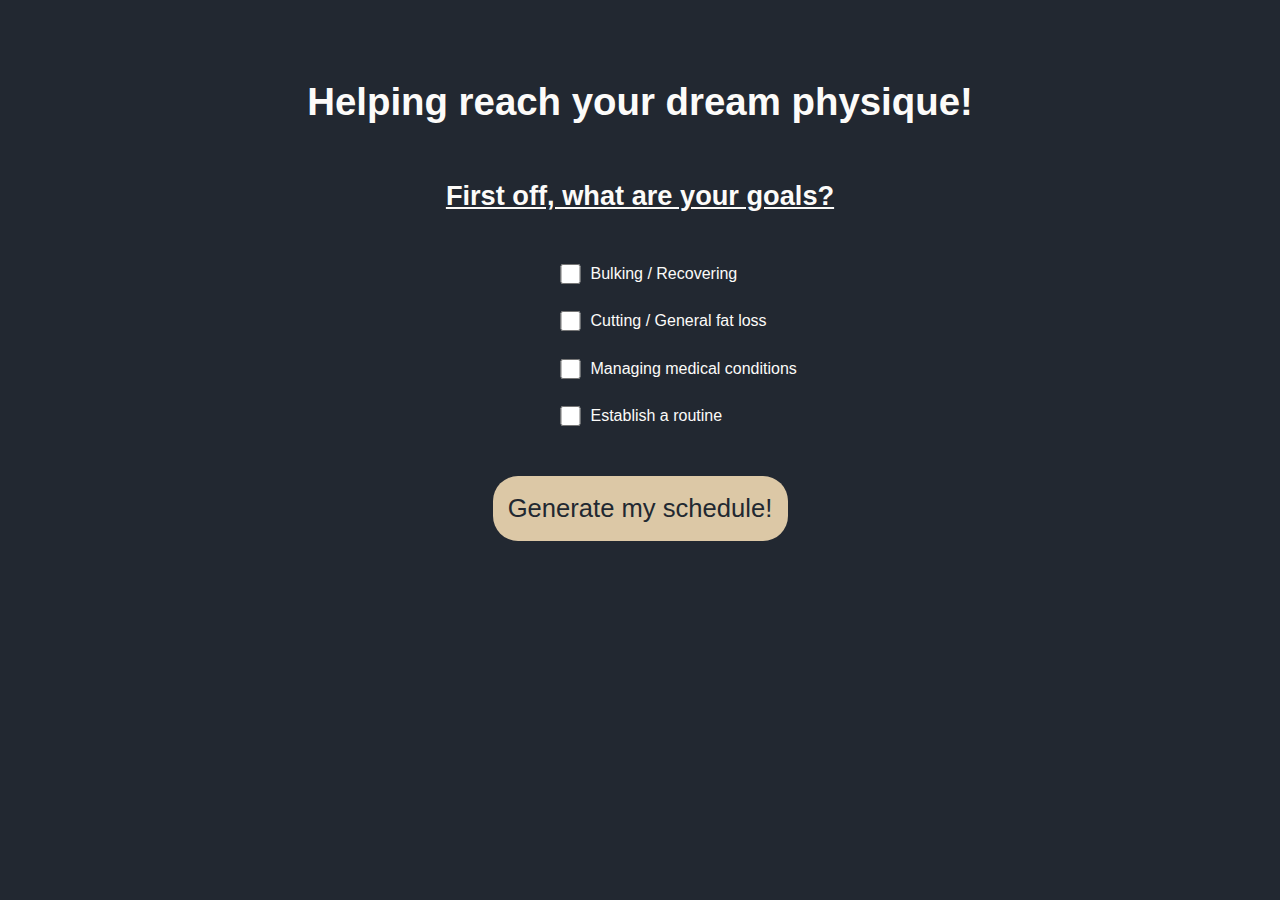
<file: onboarding/index.html>
<!DOCTYPE html>
<html lang="en">
<head>
    <meta charset="UTF-8">
    <meta name="viewport" content="width=device-width, initial-scale=1.0">
    <link rel="stylesheet" href="style.css">
    <title>Eater | Reminder to Eat</title>
</head>
<body>
    <section class="main">
        <h1 class="help">Helping reach your dream physique!</h1>
        <h2 class="goal">First off, what are your goals?</h2>
        <div class="checklist">
            <div class="check-option">
                <input type="checkbox" id="gain-weight" name="gain-weight">
                <label for="gain-weight">Bulking / Recovering</label>
            </div>
            <div class="check-option">
                <input type="checkbox" id="lose-weight" name="lose-weight">
                <label for="lose-weight">Cutting / General fat loss</label>
            </div>
            <div class="check-option">
                <input type="checkbox" id="medical" name="medical">
                <label for="medical">Managing medical conditions</label>
            </div>
            <div class="check-option">
                <input type="checkbox" id="consistency" name="consistency">
                <label for="consistency">Establish a routine</label>
            </div>
        </div>
        <button id="next-page" class="next-page">Generate my schedule!</button>
    </section>      
</body>
</html>
</file>
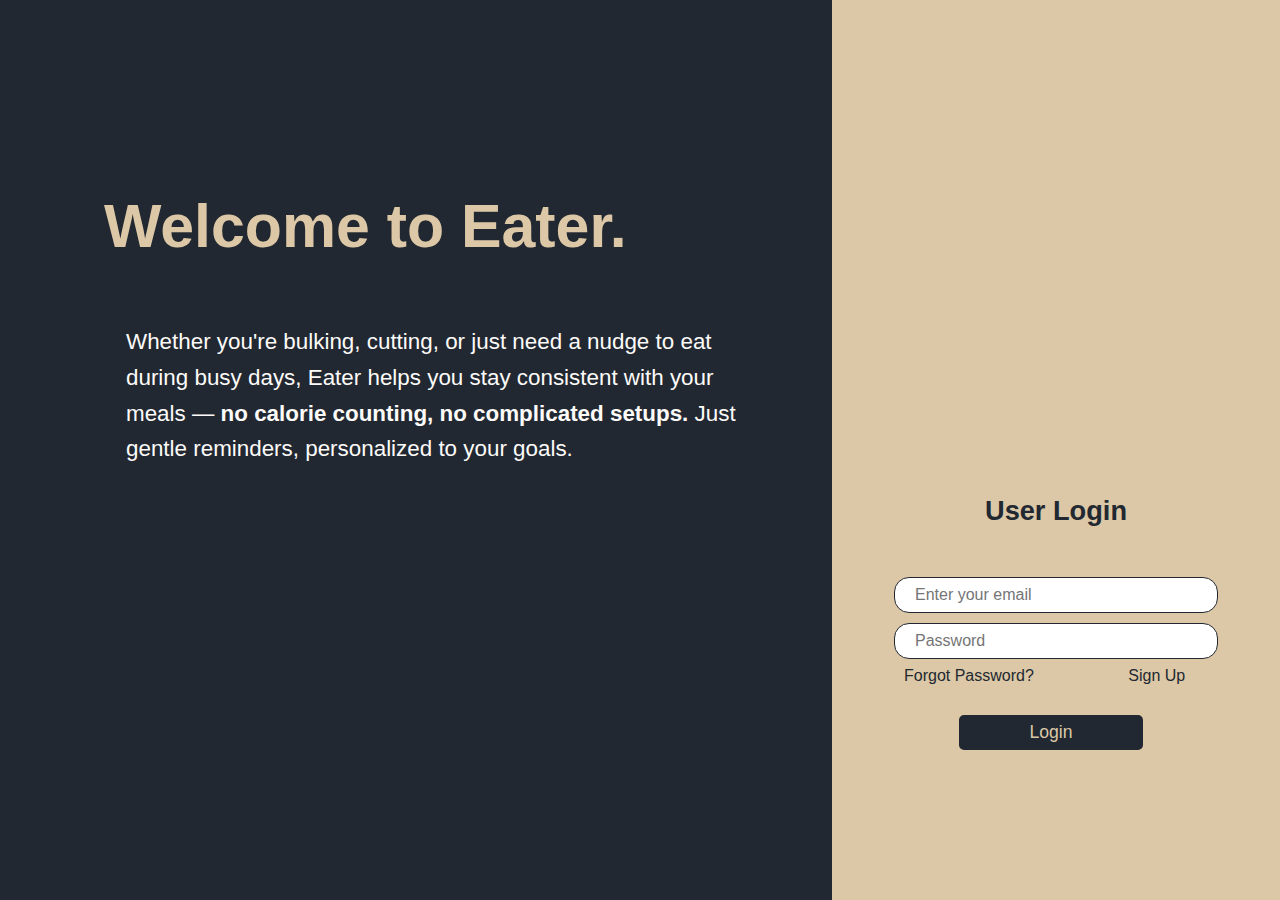
<file: login/login.html>
<!DOCTYPE html>
<html lang="en">
<head>
    <meta charset="UTF-8">
    <meta name="viewport" content="width=device-width, initial-scale=1.0">
    <link rel="stylesheet" href="login.css">
    <title>Eater | Reminder to Eat</title>
</head>
<body>
    <div class="row">
        <div class="col-1">
            <h1 class="welcome">Welcome to Eater.</h1>
            <p class="intro">Whether you're bulking, cutting, or just need a nudge to eat during busy days, 
            Eater helps you stay consistent with your meals — <span class="bold">no calorie counting, no complicated setups.</span> 
            Just gentle reminders, personalized to your goals.</p>
        </div>
        <div class="col-2">
            <h2 class="user">User Login</h2>
            <form action="#" method="post" class="form">
                <input type="text" id="email" name="email" placeholder="Enter your email" required>
                <input type="password" id="password" name="password" placeholder="Password" required>
                <a href="#" id="forgot" class="forgot">Forgot Password?</a>
                <a href="#" id="sign-up" class="sign-up">Sign Up</a>
                <button type="submit" id="login">Login</button>
            </form>
        </div>
    </div>
</body>
</html>
</file>
<file: onboarding/style.css>
*{
    font-family: 'Georgia', sans-serif;
    font-size: 16px;
    text-align: center;
    background: rgb(34, 40, 49);
    color: rgb(252, 251, 249);
}

/*styling of the checklist and checkboxes to fit the theme*/

.checklist{
    display: flex;
    flex-direction: column;
    align-items: center;
    gap: 1em;
    font-size: 1.7rem;
}

.check-option{
    display: flex;
    align-items: center;
    gap: 0.5em;
    width: 300px;
    justify-content: flex-start;
    margin-left: 135px;
}

input[type="checkbox"]{
    width: 25px;
    height: 20px;
    margin: 0;
    accent-color: rgb(220, 200, 166); 
}

/*centering and styling of the elements to fit the theme*/

.help{
    font-size: 2.4rem;
    margin-top: 5rem;
}

.goal{
    font-size: 1.7rem;
    text-decoration: underline;
    padding: 5px 0 30px 0;
    padding-top: 30px;
}

.next-page{
    background: rgb(220, 200, 166);
    color: rgb(34, 40, 49);
    border: none;
    margin-top: 50px;
    padding: 10px;
    height: 50px;
    border-radius: 25px;
    cursor: pointer;
    font-size: 1.6rem;
    width: 295px;
    height: 65px;
}

.next-page:hover{
    background: rgb(34, 40, 49);
    color: rgb(220, 200, 166);
    border: 2px solid rgb(220, 200, 166);
    transition: color 0.5s ease;
}

.next-page:active{
    opacity: 0.5;
}
</file>
<file: login/login.css>
*{
    font-family: 'Georgia', sans-serif;
    font-size: 16px;
}

body{
    margin: 0;
}

.row{
    margin: 0;
    padding: 0;
    height: 100vh;
    display: flex;
}

.col-1, .col-2{
    display: flex;
    flex-direction: column;
    align-items: center;
}

.col-1{
    width: 65%;
    background: rgb(34, 40, 49);
}

.col-2{
    width: 35%;
    background: rgb(220, 200, 166);
    color: rgb(34, 40, 49);
    justify-content: flex-end;
    display: flex;
    gap: 1em;
    font-size: 1.7rem;
    padding-bottom: 150px;
}

.user{
    font-size: 1.7rem;
}

.welcome{
    color: rgb(220, 200, 166);
    font-size: 3.8rem;
    padding-top: 150px;
    width: 75%;
}

.intro{
    color: rgb(252, 251, 249);
    width: 650px;
    font-size: 1.4rem;
    line-height: 1.6em;
    margin-left: 70px;
}

.bold{
    font-weight: 700;
    font-size: 1.4rem
}

#email, #password, #login{
    display: flex;
    align-items: center;
    flex-direction: column;
}

#login{
    width: 184px;
    margin-left: 65px;
    margin-top: 30px;
    border-radius: 5px;
    border: 2px solid rgb(34, 40, 49);
    height: 2em;
    padding-top: 5px;
    color: rgb(220, 200, 166);
    background: rgb(34, 40, 49);
    font-size: 1.1rem;
}

#login:hover{
    opacity: 0.8;
}

#login:active{
    opacity: 0.5;
}

#email, #password{
    width: 300px;
    border: 1px solid rgb(34, 40, 49);
    border-radius: 15px;
    height: 2em;
    padding-left: 20px;
    margin-bottom: 8px;
}

.forgot{
    margin: 0 90px 0 10px;
}

#email{
    margin-bottom: 10px;
}

.forgot, .sign-up{
    text-decoration: none;
    color: rgb(34, 40, 49);
}

.forgot:active, .sign-up:active{
    opacity: 0.6;
}

.forgot:visited, .sign-up:visited{
    color: purple;
}
</file>
